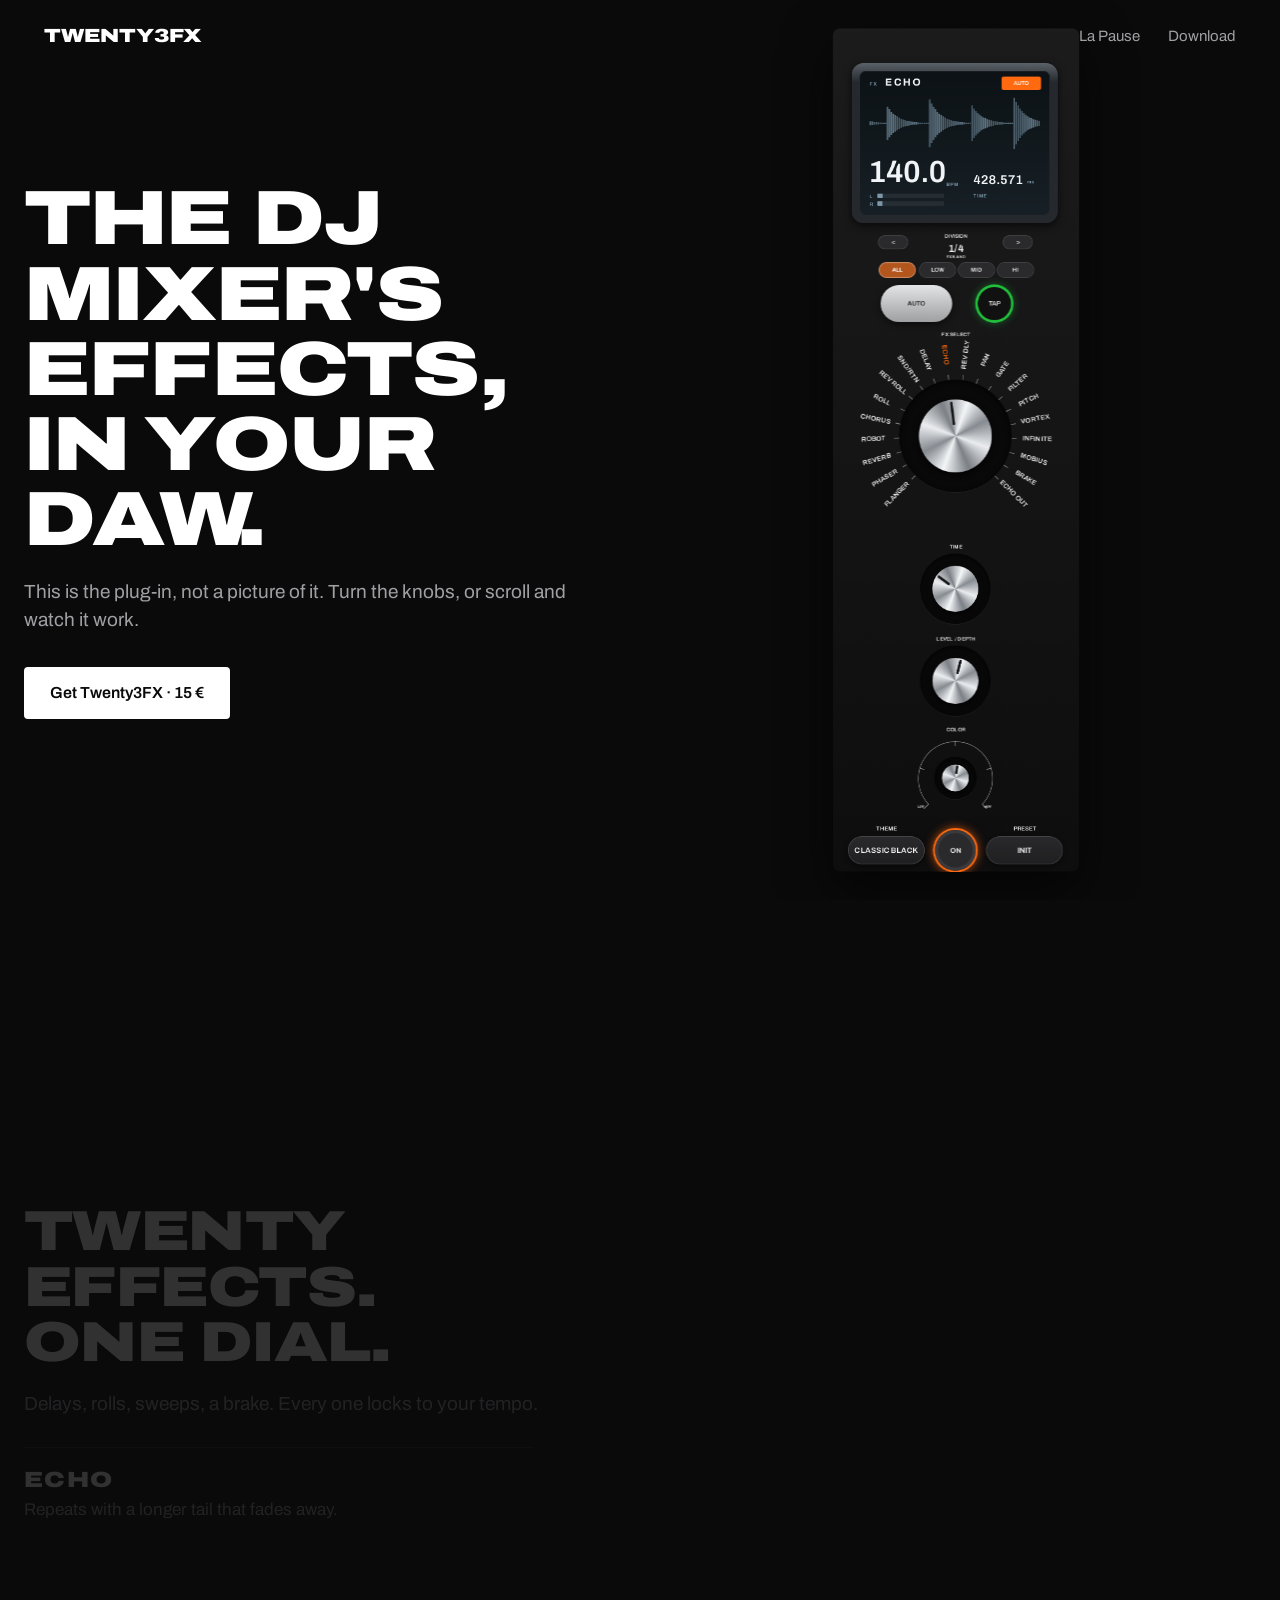
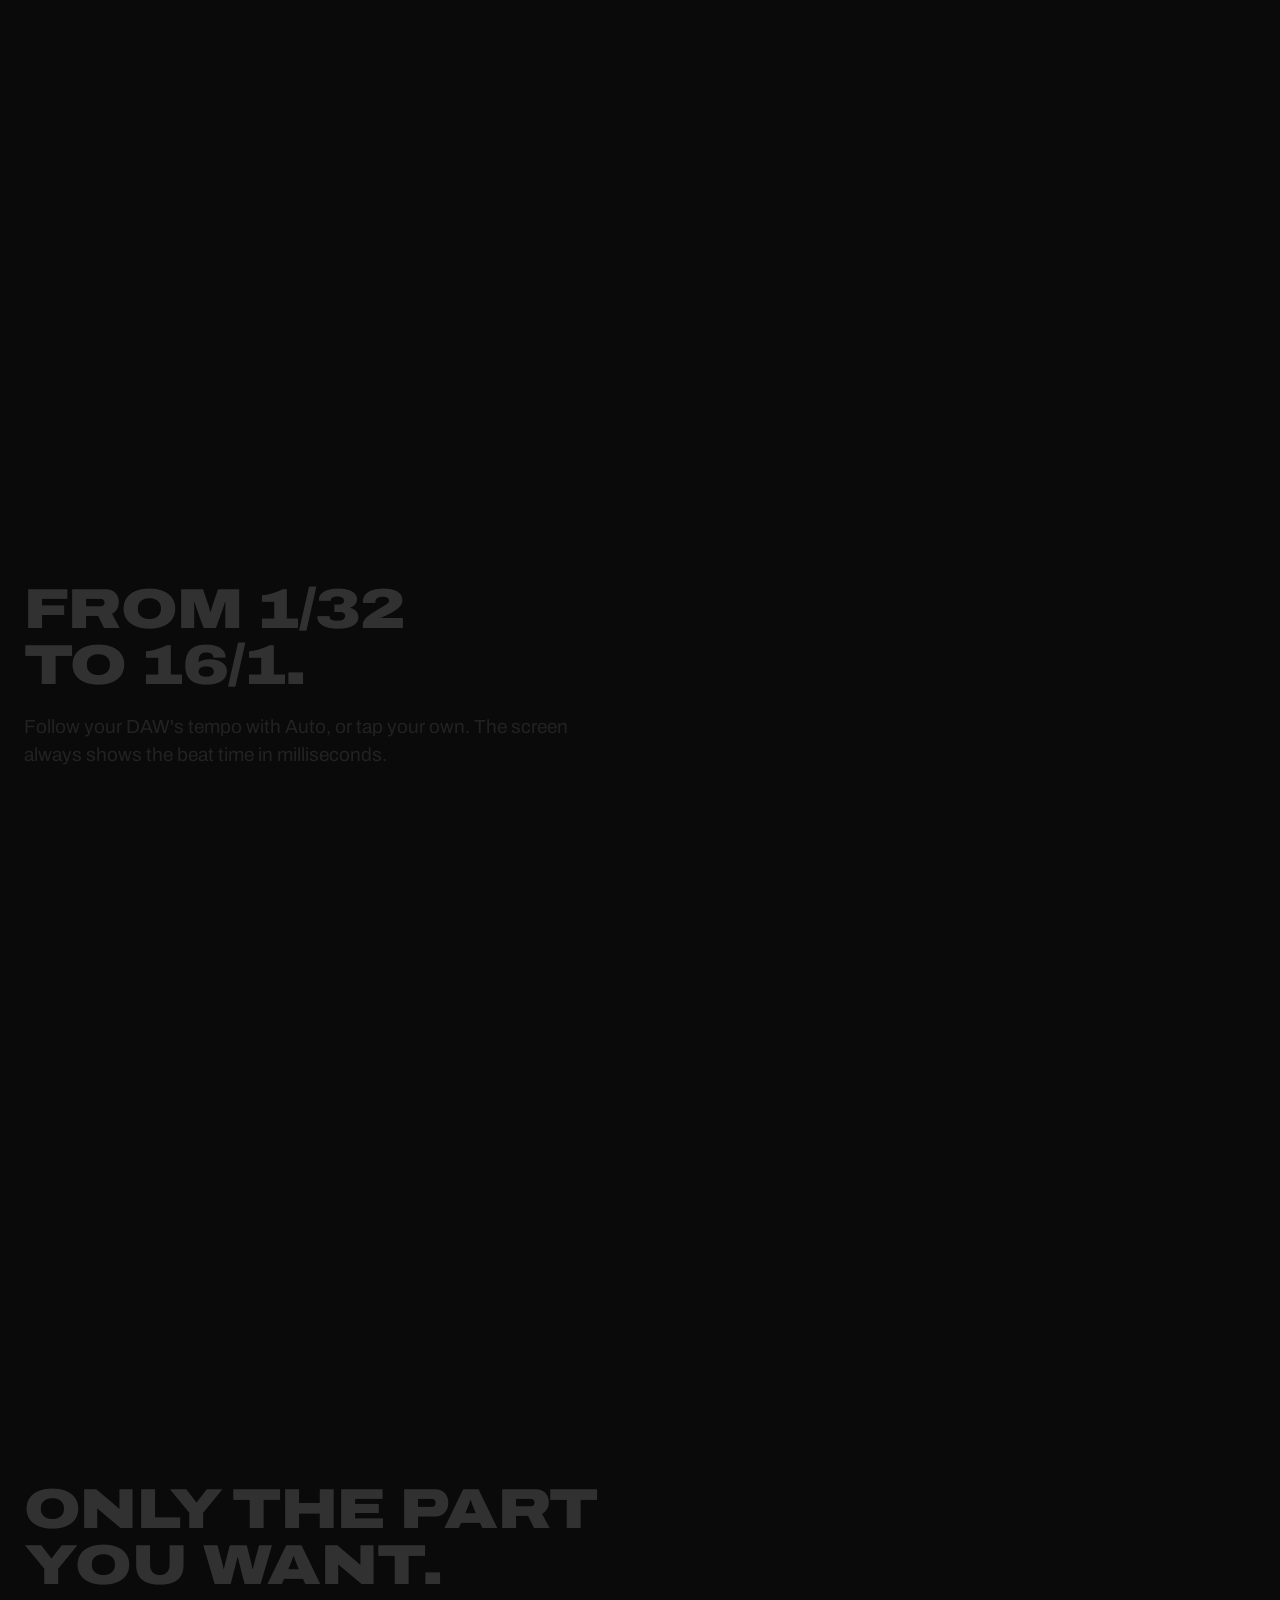
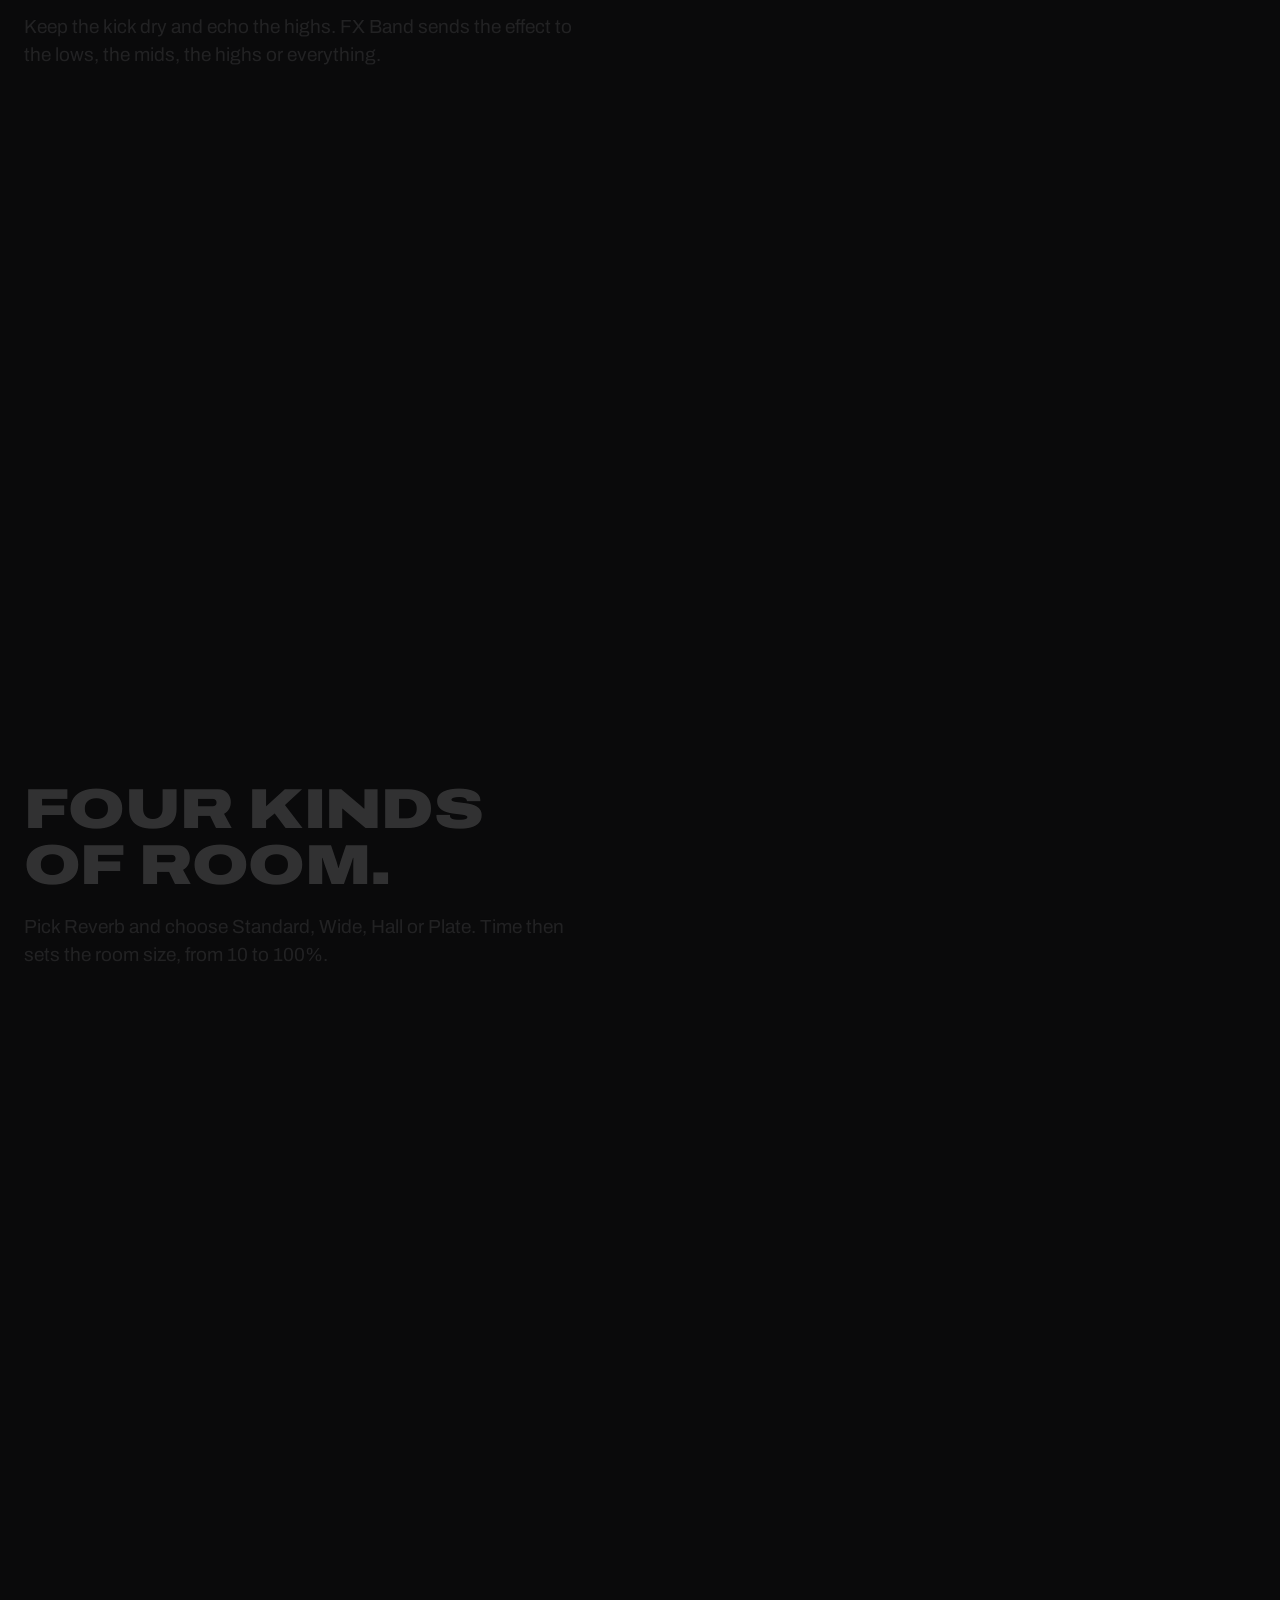
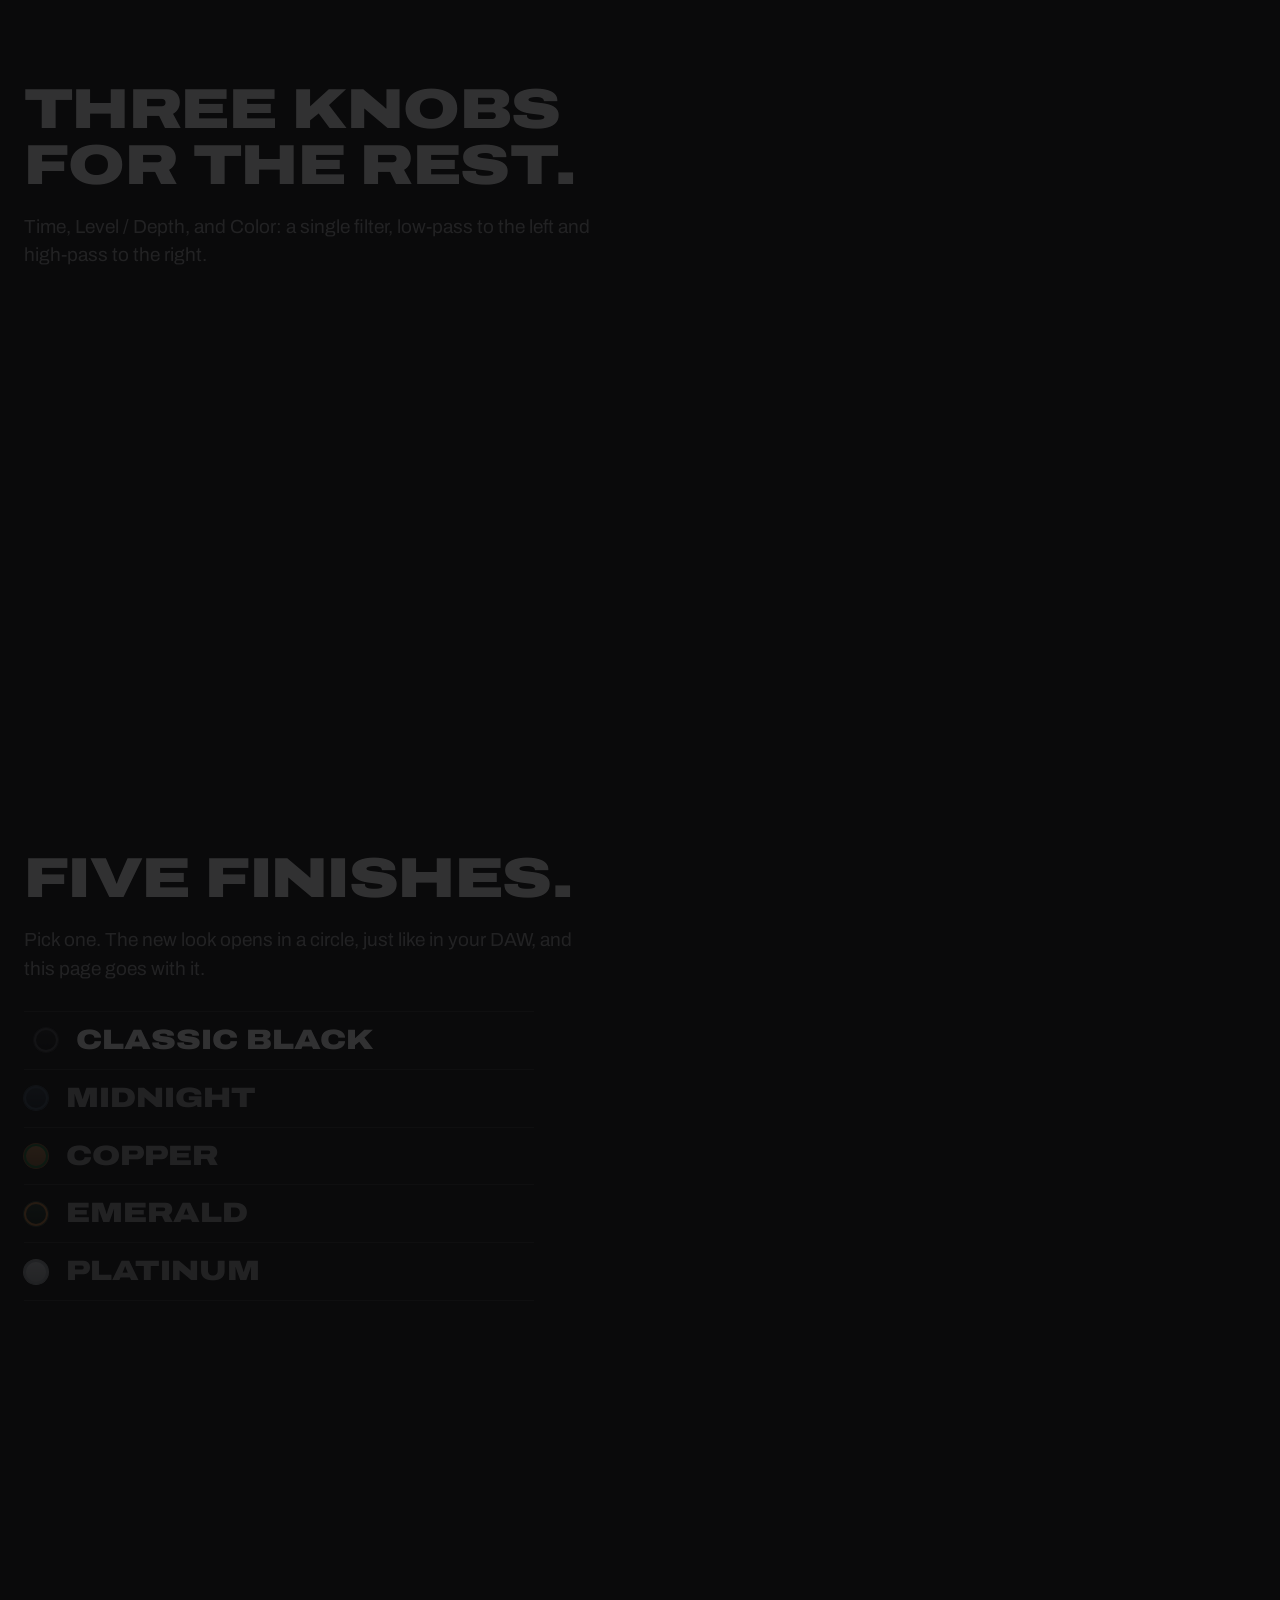
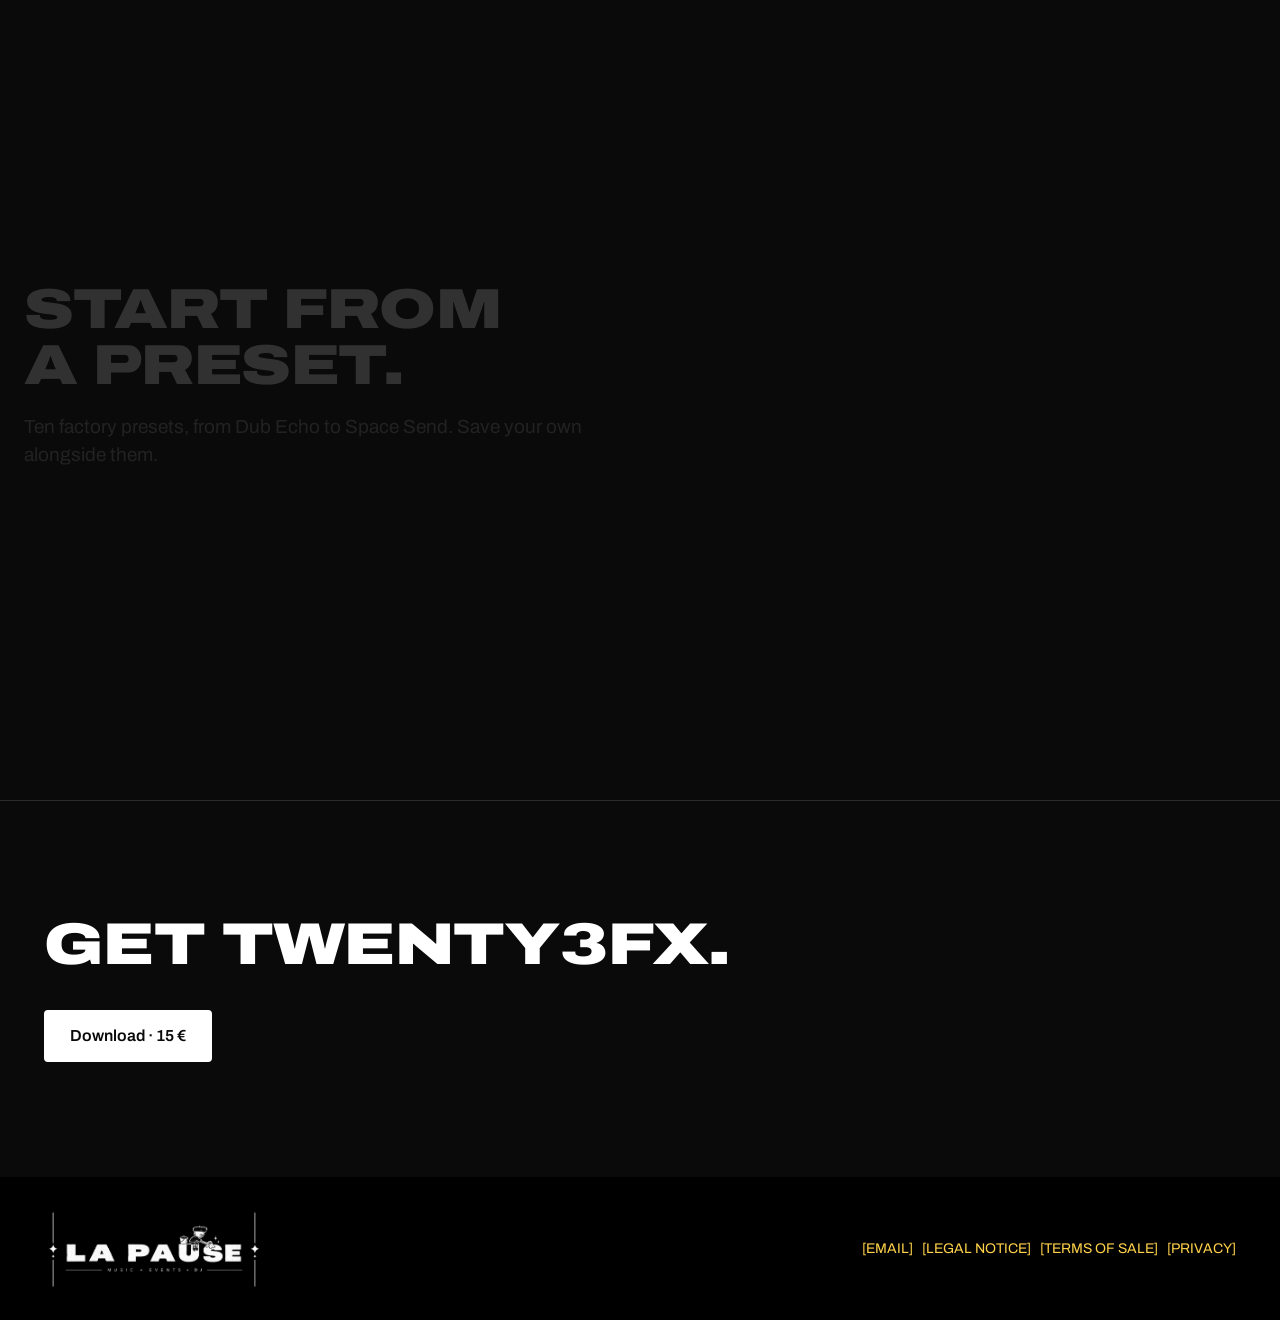
<file: index.html>
<!doctype html>
<html lang="en" data-theme="classic">
<head>
<meta charset="utf-8">
<script>try { document.documentElement.dataset.theme = localStorage.getItem('t3-theme') || 'classic'; } catch (e) {}</script>
<meta name="viewport" content="width=device-width, initial-scale=1, viewport-fit=cover">
<title>Twenty3FX</title>
<meta name="description" content="20 tempo-synced DJ effects in one plug-in. VST3 and Audio Unit for Windows and macOS.">
<link rel="preconnect" href="https://fonts.googleapis.com">
<link rel="stylesheet" href="https://fonts.googleapis.com/css2?family=Archivo:wdth,wght@100,400;100,500;100,600;100,700;125,900&display=swap">
<link rel="stylesheet" href="styles.css">
<link rel="stylesheet" href="plugin.css">
<style>
/* The scroll story: text on one side, the plug-in pinned on the other. */
.story { display: grid; grid-template-columns: minmax(0, 1fr) minmax(0, 1fr); gap: 32px; max-width: 1320px; margin-inline: auto; padding-inline: 24px; }
.stage { position: sticky; top: 0; height: 100vh; height: 100svh; overflow: hidden; grid-column: 2; grid-row: 1; }
.chapters { grid-column: 1; grid-row: 1; }
.chapter { min-height: 100vh; display: flex; flex-direction: column; justify-content: center; padding-block: 48px; }
.chapter h1, .chapter h2 { font-size: clamp(30px, 4.4vw, 60px); }
.chapter h1 { font-size: clamp(40px, 6vw, 84px); }
.chapter p { margin-top: 20px; max-width: 30em; color: var(--soft); font-size: 19px; transition: color .45s; }
.chapter .buy { display: flex; flex-wrap: wrap; gap: 12px 20px; margin-top: 32px; }
.chapter > * { opacity: .16; transform: translateY(26px); transition: opacity .6s, transform .9s var(--ease); }
.chapter.now > * { opacity: 1; transform: none; }
.live { margin-top: 28px; padding-top: 16px; border-top: 1px solid var(--rule); max-width: 30em; }
.live b { display: block; font-weight: 900; font-stretch: 125%; font-size: 22px; letter-spacing: .06em; }
.live span { color: var(--soft); display: block; min-height: 3em; }
.names { display: grid; margin-top: 28px; max-width: 30em; }
.names button { display: flex; align-items: center; gap: 18px; background: none; border: 0; border-top: 1px solid var(--rule); padding: 13px 0; text-align: left; cursor: pointer; color: var(--soft); font-weight: 900; font-stretch: 125%; text-transform: uppercase; font-size: clamp(18px, 2.2vw, 28px); line-height: 1.1; transition: color .3s, padding-left .4s var(--ease), border-color .45s; }
.names button:last-child { border-bottom: 1px solid var(--rule); }
.names button:hover, .names button[aria-pressed="true"] { color: var(--copy); padding-left: 10px; }
.swatch { flex: none; width: 24px; height: 24px; border-radius: 50%; background: linear-gradient(var(--top), var(--bot)); box-shadow: inset 0 0 0 2px var(--pillb), 0 0 0 1px var(--rule); }
@media (max-width: 860px) {
  .story { grid-template-columns: minmax(0, 1fr); gap: 0; }
  .stage { grid-column: 1; grid-row: 1; height: 52vh; height: 52svh; z-index: 2; background: var(--page); transition: background .45s; }
  .chapters { grid-column: 1; grid-row: 2; }
  .chapter { min-height: 62vh; padding-block: 32px; justify-content: flex-start; }
  .chapter p { font-size: 17px; margin-top: 12px; }
}



@media (prefers-reduced-motion: reduce) { .camera { transition: none; } .chapter > * { opacity: 1; transform: none; } }
</style>
</head>
<body>
<header class="top over"><div class="wrap">
  <a class="brand" href="index.html" aria-current="page">Twenty3FX</a>
  <nav aria-label="Main">
    <a href="la-pause.html">La Pause</a>
    <a href="download.html">Download</a>
  </nav>
</div></header>

<main id="top">
  <div class="story">
    <div class="stage" id="stage" aria-label="Interactive Twenty3FX plug-in">
      <div class="camera" id="camera">
      </div>
    </div>

    <div class="chapters">
      <article class="chapter" data-focus="0,1320">
        <h1>The DJ mixer's effects, in your DAW.</h1>
        <p>This is the plug-in, not a picture of it. Turn the knobs, or scroll and watch it work.</p>
        <div class="buy"><a class="btn" href="download.html">Get Twenty3FX &middot; 15&nbsp;&euro;</a></div>
      </article>
      <article class="chapter" data-focus="40,780" data-run="effects">
        <h2>Twenty effects. One dial.</h2>
        <p>Delays, rolls, sweeps, a brake. Every one locks to your tempo.</p>
        <div class="live"><b data-live-name>ECHO</b><span data-live-desc></span></div>
      </article>
      <article class="chapter" data-focus="40,400" data-run="division">
        <h2>From 1/32 to 16/1.</h2>
        <p>Follow your DAW's tempo with Auto, or tap your own. The screen always shows the beat time in milliseconds.</p>
      </article>
      <article class="chapter" data-focus="310,470" data-run="band">
        <h2>Only the part you want.</h2>
        <p>Keep the kick dry and echo the highs. FX Band sends the effect to the lows, the mids, the highs or everything.</p>
      </article>
      <article class="chapter" data-focus="40,900" data-run="reverb">
        <h2>Four kinds of room.</h2>
        <p>Pick Reverb and choose Standard, Wide, Hall or Plate. Time then sets the room size, from 10 to 100%.</p>
      </article>
      <article class="chapter" data-focus="790,1320" data-run="knobs">
        <h2>Three knobs for the rest.</h2>
        <p>Time, Level / Depth, and Color: a single filter, low-pass to the left and high-pass to the right.</p>
      </article>
      <article class="chapter" data-focus="0,1320" data-run="themes">
        <h2>Five finishes.</h2>
        <p>Pick one. The new look opens in a circle, just like in your DAW, and this page goes with it.</p>
        <div class="names" id="names">
          <button type="button"><i class="swatch" data-theme="classic"></i>Classic Black</button>
          <button type="button"><i class="swatch" data-theme="midnight"></i>Midnight</button>
          <button type="button"><i class="swatch" data-theme="copper"></i>Copper</button>
          <button type="button"><i class="swatch" data-theme="emerald"></i>Emerald</button>
          <button type="button"><i class="swatch" data-theme="platinum"></i>Platinum</button>
        </div>
      </article>
      <article class="chapter" data-focus="300,1320" data-run="presets">
        <h2>Start from a preset.</h2>
        <p>Ten factory presets, from Dub Echo to Space Send. Save your own alongside them.</p>
      </article>
    </div>
  </div>


  <section id="get"><div class="wrap">
    <h2 class="reveal">Get Twenty3FX.</h2>
    <div class="closing reveal"><a class="btn" href="download.html">Download &middot; 15&nbsp;&euro;</a></div>
  </div></section>
</main>

<footer><div class="wrap">
  <img src="images/la-pause.webp" alt="La pause: music, events, DJ" width="1945" height="808">
  <span class="todo">[EMAIL] &nbsp; [LEGAL NOTICE] &nbsp; [TERMS OF SALE] &nbsp; [PRIVACY]</span>
</div></footer>

<script src="plugin.js"></script>
<script>
(() => {
  const stage = document.getElementById('stage');
  const t3 = Twenty3FX(document.getElementById('camera'));
  const { plug, state, paint, setTheme, applyPreset, setNeedle, calm, fx, fxIndex, styles, themes, presets } = t3;
  t3.onTouch = () => hands();

  // Theme picker: the visitor chooses, and the choice follows them to the download page.
  const themeButtons = [...document.querySelectorAll('#names button')];
  const markTheme = (i) => themeButtons.forEach((b, n) => b.setAttribute('aria-pressed', n === i));
  t3.onTheme = markTheme;
  markTheme(state.theme);
  themeButtons.forEach((b, i) => b.addEventListener('click', () => { if (i !== state.theme) setTheme(i, true); }));

  // Camera: scale and centre the plug-in on the part the chapter is about.
  let focus = [0, 1320];
  const aim = () => t3.aim(stage, focus[0], focus[1]);
  addEventListener('resize', aim);

  // Each chapter plays its part on a loop, until a hand touches the plug-in.
  let timer = 0;
  function hands() { clearInterval(timer); timer = 0; }
  const every = (ms, fn) => { hands(); if (calm) return; timer = setInterval(fn, ms); };
  const runs = {
    effects() { state.menu = null; state.on = true; every(900, () => { let n; do { n = (state.fx + 1) % fx.length; state.fx = n; } while (fx[n][0] === 'REVERB'); paint(); }); },
    division() { state.menu = null; if (fx[state.fx][0] === 'REVERB') state.fx = fxIndex('ECHO'); let dir = 1; every(800, () => { if (state.div >= 8) dir = -1; if (state.div <= 0) dir = 1; state.div += dir; paint(); }); },
    band() { state.menu = null; const order = [3, 0, 1, 2]; let i = 0; every(1000, () => { i = (i + 1) % 4; state.band = order[i]; paint(); }); },
    reverb() { state.fx = fxIndex('REVERB'); state.menu = 'style'; every(1100, () => { state.style = (state.style + 1) % styles.length; paint(); }); },
    knobs() { state.menu = null; let p = 0; every(70, () => { p += .06; state.level = .5 + .45 * Math.sin(p); state.color = .8 * Math.sin(p * .7); state.size = 50; paint(); setNeedle('time', 80 * Math.sin(p * .5)); }); },
    themes() { state.menu = null; },
    presets() { state.menu = 'preset'; let i = -1; every(1000, () => { i = (i + 1) % presets.length; applyPreset(i); state.menu = 'preset'; paint(); }); },
  };

  const chapters = [...document.querySelectorAll('.chapter')];
  function enter(ch) {
    chapters.forEach((c) => c.classList.toggle('now', c === ch));
    focus = ch.dataset.focus.split(',').map(Number);
    aim();
    hands();
    if (runs[ch.dataset.run]) runs[ch.dataset.run](); else state.menu = null;
    paint();
  }
  const io = new IntersectionObserver((entries) => {
    entries.forEach((e) => { if (e.isIntersecting) enter(e.target); });
  }, { rootMargin: matchMedia('(max-width: 860px)').matches ? '-70% 0px -25% 0px' : '-48% 0px -48% 0px' });
  chapters.forEach((c) => io.observe(c));

  // Stop everything once the story has scrolled away.
  new IntersectionObserver(([e]) => {
    t3.setVisible(e.isIntersecting);
    if (!e.isIntersecting) hands();
  }).observe(document.querySelector('.story'));

  chapters[0].classList.add('now');
  aim();

  // The opening animation: the selector goes round the effects and lands on Echo.
  if (!calm) {
    const end = state.fx; let i = 0;
    const sweep = setInterval(() => {
      state.fx = i < fx.length ? i : Math.max(end, 2 * fx.length - 2 - i);
      const landed = i >= fx.length && state.fx === end;
      paint();
      i++;
      if (landed) clearInterval(sweep);
    }, 50);
    plug.addEventListener('pointerdown', () => clearInterval(sweep), { once: true });

    document.documentElement.classList.add('reveal-ready');
    const reveal = new IntersectionObserver((entries) => {
      entries.forEach((e) => { if (e.isIntersecting) { e.target.classList.add('in'); reveal.unobserve(e.target); } });
    }, { threshold: .08 });
    document.querySelectorAll('.reveal').forEach((el) => reveal.observe(el));

  }
})();
</script>
</body>
</html>
</file>
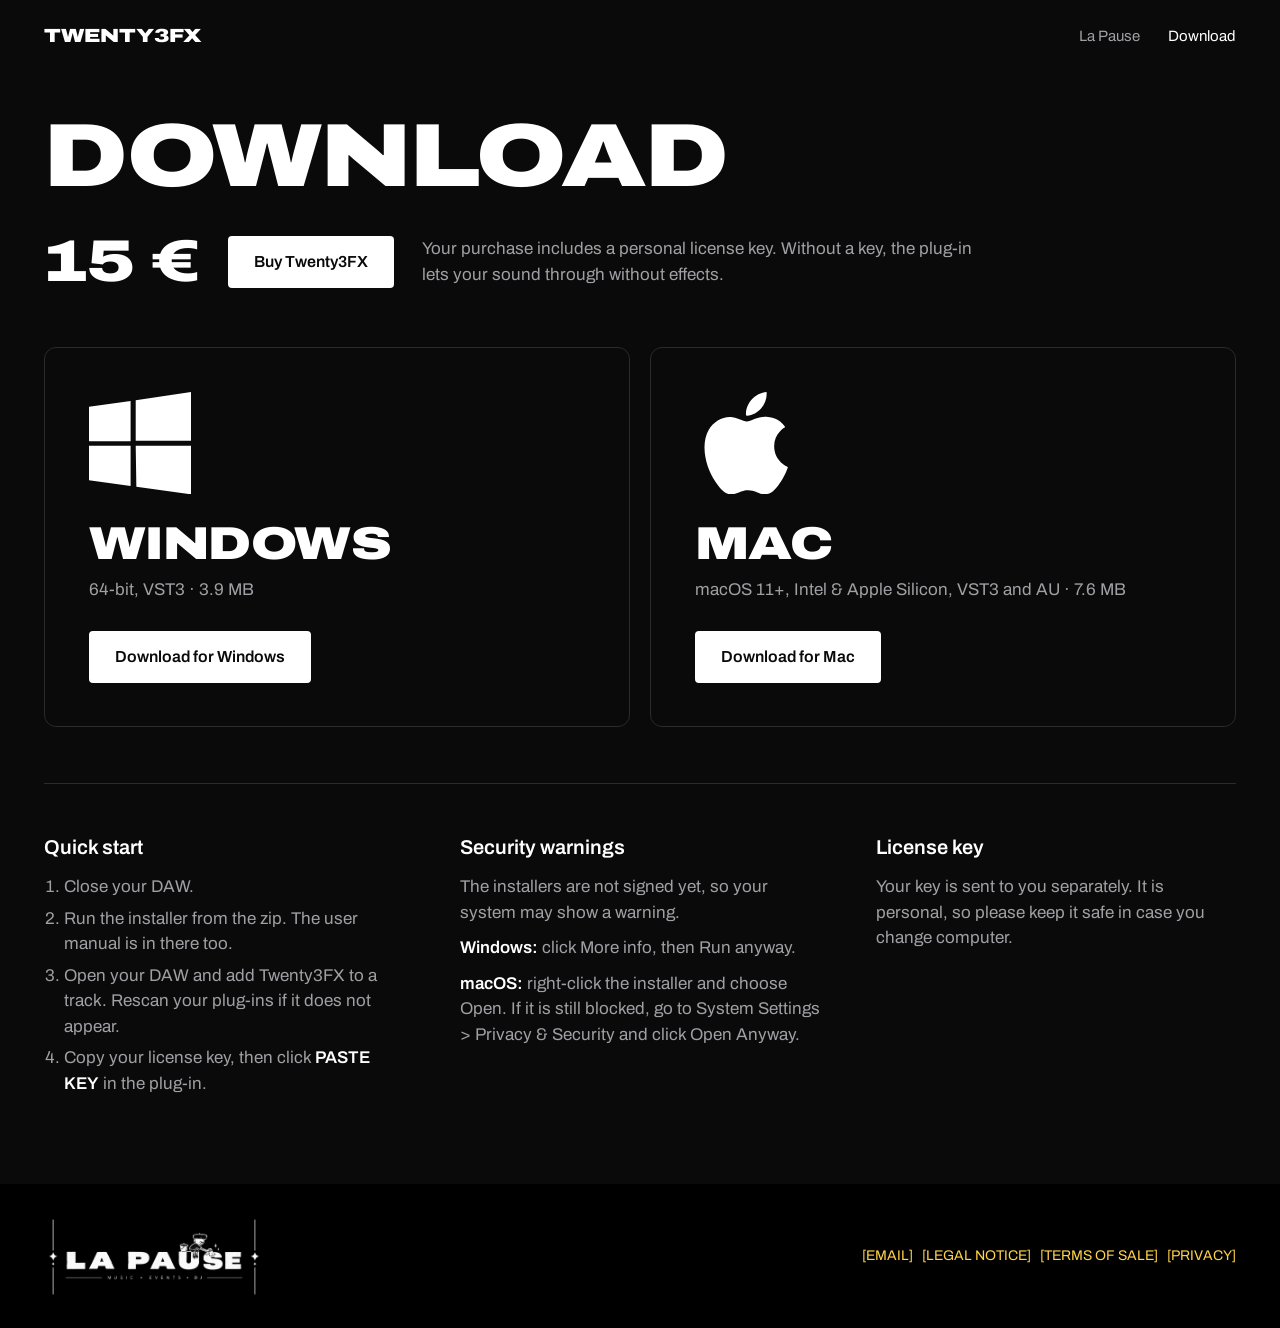
<file: download.html>
<!doctype html>
<html lang="en" data-theme="classic">
<head>
<meta charset="utf-8">
<script>try { document.documentElement.dataset.theme = localStorage.getItem('t3-theme') || 'classic'; } catch (e) {}</script>
<meta name="viewport" content="width=device-width, initial-scale=1, viewport-fit=cover">
<title>Download Twenty3FX</title>
<meta name="description" content="Download Twenty3FX for Windows or macOS. 15 euros.">
<link rel="preconnect" href="https://fonts.googleapis.com">
<link rel="stylesheet" href="https://fonts.googleapis.com/css2?family=Archivo:wdth,wght@100,400;100,500;100,600;100,700;125,900&display=swap">
<link rel="stylesheet" href="styles.css">
<style>
main { padding-block: 40px 88px; }
h1 { font-size: clamp(44px, 7vw, 96px); }
.price { display: flex; flex-wrap: wrap; align-items: center; gap: 16px 28px; margin-top: 32px; }
.price b { font-weight: 900; font-stretch: 125%; font-size: clamp(36px, 4.6vw, 60px); line-height: 1; }
.price p { color: var(--soft); width: 100%; max-width: 34em; }
.systems { display: grid; grid-template-columns: repeat(auto-fit, minmax(min(100%, 340px), 1fr)); gap: 20px; margin-block: 56px; }
.system { display: flex; flex-direction: column; align-items: flex-start; border: 1px solid var(--rule); border-radius: 12px; padding: clamp(24px, 3.4vw, 44px); transition: transform .5s var(--ease), border-color .25s; }
.system:hover { transform: translateY(-6px); border-color: var(--copy); }
.system > svg { width: clamp(72px, 8vw, 104px); height: clamp(72px, 8vw, 104px); fill: var(--copy); margin-bottom: 28px; }
.system h2 { font-size: clamp(30px, 3.6vw, 48px); }
.system p { margin-block: 10px 28px; color: var(--soft); }
.system .btn { margin-top: auto; }
h1, .price, .system, .after { animation: fadeUp .9s var(--ease) both; }
.price { animation-delay: .08s; }
.system:nth-child(1) { animation-delay: .16s; }
.system:nth-child(2) { animation-delay: .24s; }
.after { animation-delay: .32s; }
@keyframes fadeUp { from { opacity: 0; transform: translateY(26px); } }
</style>
</head>
<body>
<header class="top"><div class="wrap">
  <a class="brand" href="index.html">Twenty3FX</a>
  <nav aria-label="Main">
    <a href="la-pause.html">La Pause</a>
    <a href="download.html" aria-current="page">Download</a>
  </nav>
</div></header>

<main><div class="wrap">
  <h1>Download</h1>
  <div class="price" id="buy">
    <b>15&nbsp;&euro;</b>
    <a class="btn" href="#buy">Buy Twenty3FX</a>
    <p>Your purchase includes a personal license key. Without a key, the plug-in lets your sound through without effects.</p>
  </div>

  <div class="systems">
    <article class="system">
      <svg viewBox="0 0 24 24" aria-hidden="true"><path d="M0 3.449L9.75 2.1v9.451H0m10.949-9.602L24 0v11.4H10.949M0 12.6h9.75v9.451L0 20.699M10.949 12.6H24V24l-12.9-1.801"/></svg>
      <h2>Windows</h2>
      <p>64-bit, VST3 &middot; 3.9 MB</p>
      <a class="btn" href="https://github.com/brnuooo/twenty3fx-site/releases/download/test-telechargement/Twenty3FX-Windows.zip">Download for Windows</a>
    </article>
    <article class="system">
      <svg viewBox="0 0 24 24" aria-hidden="true"><path d="M12.152 6.896c-.948 0-2.415-1.078-3.96-1.04-2.04.027-3.91 1.183-4.961 3.014-2.117 3.675-.546 9.103 1.519 12.09 1.013 1.454 2.208 3.09 3.792 3.039 1.52-.065 2.09-.987 3.935-.987 1.831 0 2.35.987 3.96.948 1.637-.026 2.676-1.48 3.676-2.948 1.156-1.688 1.636-3.325 1.662-3.415-.039-.013-3.182-1.221-3.22-4.857-.026-3.04 2.48-4.494 2.597-4.559-1.429-2.09-3.623-2.324-4.39-2.376-2-.156-3.675 1.09-4.61 1.09zM15.53 3.83c.843-1.012 1.4-2.427 1.245-3.83-1.207.052-2.662.805-3.532 1.818-.78.896-1.454 2.338-1.273 3.714 1.338.104 2.715-.688 3.559-1.701"/></svg>
      <h2>Mac</h2>
      <p>macOS 11+, Intel &amp; Apple Silicon, VST3 and AU &middot; 7.6 MB</p>
      <a class="btn" href="downloads/Twenty3FX-Mac.zip" download>Download for Mac</a>
    </article>
  </div>

  <div class="after">
    <div>
      <h3>Quick start</h3>
      <ol>
        <li>Close your DAW.</li>
        <li>Run the installer from the zip. The user manual is in there too.</li>
        <li>Open your DAW and add Twenty3FX to a track. Rescan your plug-ins if it does not appear.</li>
        <li>Copy your license key, then click <strong>PASTE KEY</strong> in the plug-in.</li>
      </ol>
    </div>
    <div>
      <h3>Security warnings</h3>
      <p>The installers are not signed yet, so your system may show a warning.</p>
      <p><strong>Windows:</strong> click More info, then Run anyway.</p>
      <p><strong>macOS:</strong> right-click the installer and choose Open. If it is still blocked, go to System Settings &gt; Privacy &amp; Security and click Open Anyway.</p>
    </div>
    <div>
      <h3>License key</h3>
      <p>Your key is sent to you separately. It is personal, so please keep it safe in case you change computer.</p>
    </div>
  </div>
</div></main>

<footer><div class="wrap">
  <img src="images/la-pause.webp" alt="La pause: music, events, DJ" width="1945" height="808">
  <span class="todo">[EMAIL] &nbsp; [LEGAL NOTICE] &nbsp; [TERMS OF SALE] &nbsp; [PRIVACY]</span>
</div></footer>
</body>
</html>
</file>
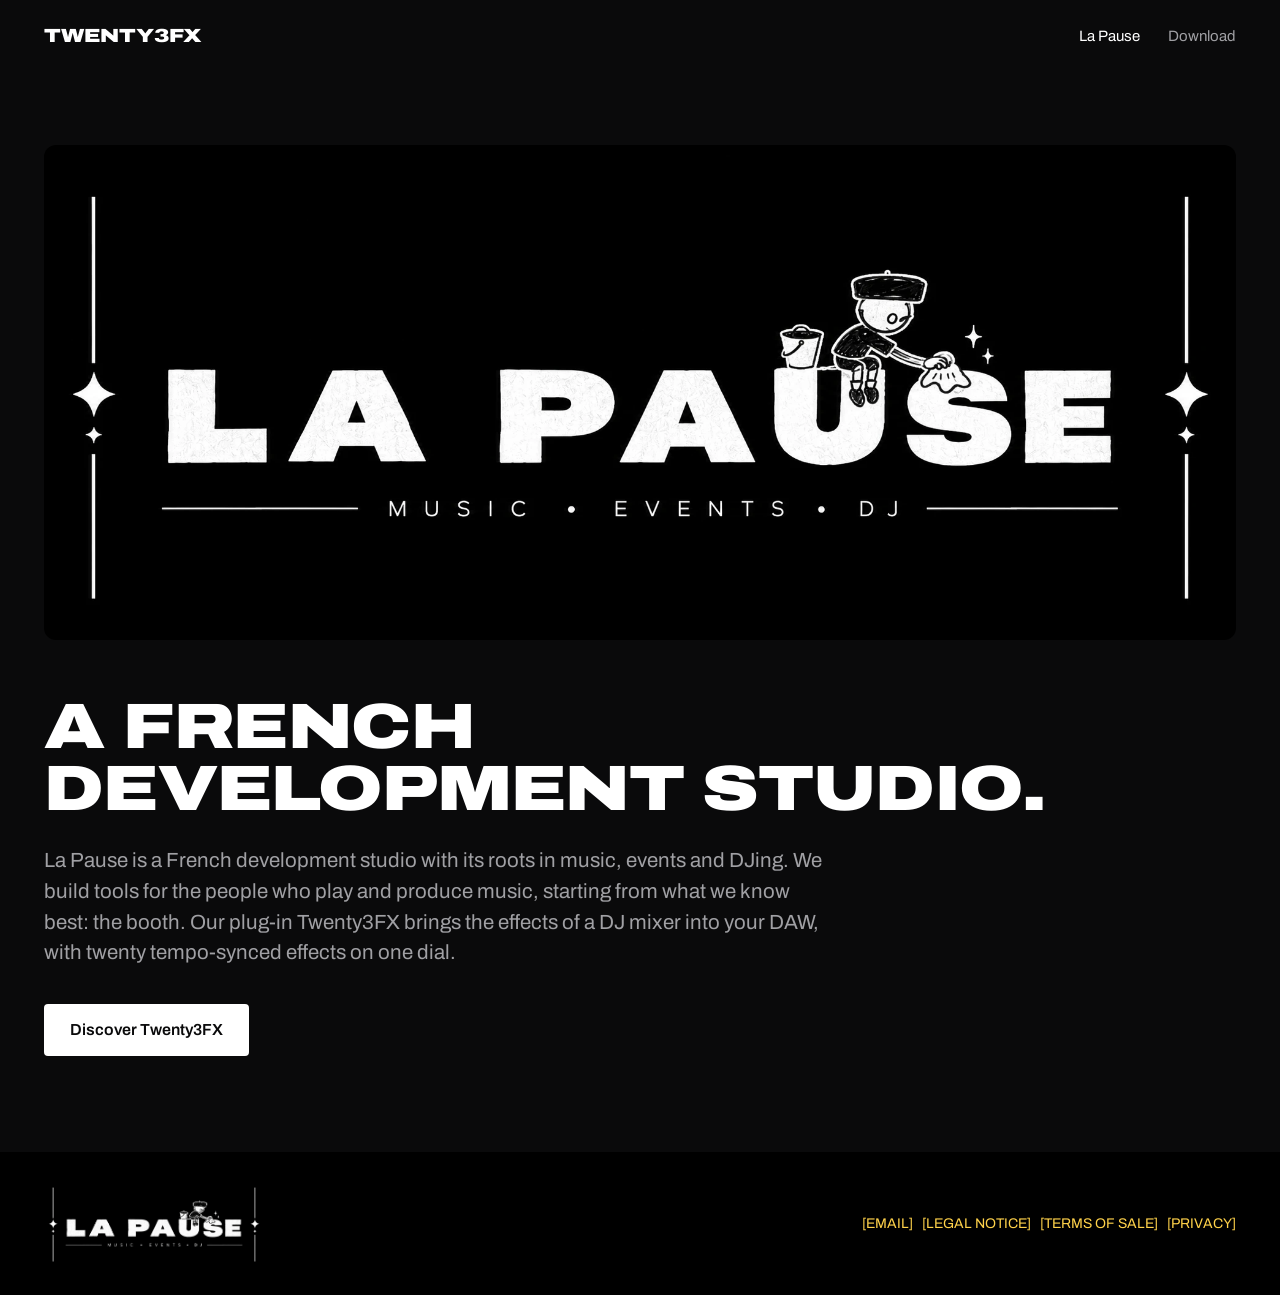
<file: la-pause.html>
<!doctype html>
<html lang="en" data-theme="classic">
<head>
<meta charset="utf-8">
<script>try { document.documentElement.dataset.theme = localStorage.getItem('t3-theme') || 'classic'; } catch (e) {}</script>
<meta name="viewport" content="width=device-width, initial-scale=1, viewport-fit=cover">
<title>La Pause</title>
<meta name="description" content="La Pause is a French development studio with roots in music, events and DJing, maker of the Twenty3FX plug-in.">
<link rel="preconnect" href="https://fonts.googleapis.com">
<link rel="stylesheet" href="https://fonts.googleapis.com/css2?family=Archivo:wdth,wght@100,400;100,500;100,600;100,700;125,900&display=swap">
<link rel="stylesheet" href="styles.css">
<style>
main { padding-block: clamp(32px, 6vw, 72px) 96px; }
.logo { background: #000; border-radius: 12px; overflow: hidden; }
.logo img { width: 100%; }
h1 { font-size: clamp(30px, 5vw, 64px); margin-top: clamp(32px, 5vw, 56px); max-width: 18em; }
.about { margin-top: 24px; max-width: 38em; color: var(--soft); font-size: clamp(17px, 1.6vw, 21px); }
main .btn { margin-top: 36px; }
.logo, h1, .about, main .btn { animation: fadeUp .9s var(--ease) both; }
h1 { animation-delay: .1s; }
.about { animation-delay: .16s; }
main .btn { animation-delay: .22s; }
@keyframes fadeUp { from { opacity: 0; transform: translateY(26px); } }
</style>
</head>
<body>
<header class="top"><div class="wrap">
  <a class="brand" href="index.html">Twenty3FX</a>
  <nav aria-label="Main">
    <a href="la-pause.html" aria-current="page">La Pause</a>
    <a href="download.html">Download</a>
  </nav>
</div></header>

<main><div class="wrap">
  <div class="logo"><img src="images/la-pause.webp" alt="La Pause logo" width="1945" height="808"></div>
  <h1>A French development studio.</h1>
  <p class="about">La Pause is a French development studio with its roots in music, events and DJing. We build tools for the people who play and produce music, starting from what we know best: the booth. Our plug-in Twenty3FX brings the effects of a DJ mixer into your DAW, with twenty tempo-synced effects on one dial.</p>
  <a class="btn" href="index.html">Discover Twenty3FX</a>
</div></main>

<footer><div class="wrap">
  <img src="images/la-pause.webp" alt="La Pause" width="1945" height="808">
  <span class="todo">[EMAIL] &nbsp; [LEGAL NOTICE] &nbsp; [TERMS OF SALE] &nbsp; [PRIVACY]</span>
</div></footer>
</body>
</html>
</file>
<file: styles.css>
/* Black and white like the La pause logo. Orange only appears on the plug-in's own screen. */
:root {
  color-scheme: dark;
  --ink: #000; --panel: #161617; --line: #2b2b2e; --text: #fff; --muted: #a0a0a4;
  --accent: #fff; --lit: #ff6a10; --lcd: #0c1215; --lcd-label: #7d97aa; --todo: #ffd24a;
  --font: 'Archivo', 'Helvetica Neue', Arial, sans-serif;
  --ease: cubic-bezier(.16, 1, .3, 1);
}
* { box-sizing: border-box; }
html { scroll-behavior: smooth; overflow-x: clip; }
body { margin: 0; background: var(--ink); color: var(--text); font: 400 17px/1.5 var(--font); -webkit-font-smoothing: antialiased; overflow-x: clip; }
h1, h2, h3, p { margin: 0; }
h1, h2 { font-weight: 900; font-stretch: 125%; text-transform: uppercase; letter-spacing: -.01em; line-height: .98; text-wrap: balance; }
h2 { font-size: clamp(30px, 4.6vw, 60px); }
a { color: inherit; text-decoration: none; }
img { display: block; max-width: 100%; height: auto; }
button { font: inherit; color: inherit; }
:focus-visible { outline: 2px solid var(--accent); outline-offset: 3px; }
.wrap { max-width: 1240px; margin-inline: auto; padding-inline: max(24px, env(safe-area-inset-left, 0px)) max(24px, env(safe-area-inset-right, 0px)); }
.muted { color: var(--muted); }
.todo { color: var(--todo); }

.top .wrap { display: flex; align-items: center; justify-content: space-between; gap: 24px; padding-block: 22px; }
.brand { font-weight: 900; font-stretch: 125%; font-size: 19px; text-transform: uppercase; }
.top nav { display: flex; gap: 28px; font-size: 15px; color: var(--muted); }
.top nav a { transition: color .2s; }
.top nav a:hover { color: var(--text); }
@media (max-width: 560px) { .top nav a.opt { display: none; } }

.btn { display: inline-flex; align-items: center; gap: 10px; background: var(--text); color: #000; font-weight: 600; font-size: 16px; padding: 14px 26px; border-radius: 4px; transition: transform .25s var(--ease), background .15s; }
.btn:hover { background: #d8d8d8; transform: translateY(-2px); }
.btn svg { width: 18px; height: 18px; fill: currentColor; flex: none; }

footer { border-top: 1px solid var(--line); padding-block: 26px; font-size: 14px; color: var(--muted); }
footer .wrap { display: flex; flex-wrap: wrap; align-items: center; justify-content: space-between; gap: 10px 32px; }
footer img { width: 220px; }

@media (prefers-reduced-motion: reduce) {
  html { scroll-behavior: auto; }
  *, *::before, *::after { animation: none !important; transition: none !important; }
}

/* Theme colours: same values as Source/Theme.h. --page and --copy are the site around the plug-in. */
[data-theme="classic"]  { --page:#0a0a0b; --copy:#fff;    --soft:#a0a0a4; --rule:#2b2b2e; --top:#1c1c1d; --bot:#0e0e0f; --txt:#eaeaea; --dim:#9a9a9a; --lcd1:#0c1215; --lcd2:#172026; --lcdt:#f2f5f7; --lcdl:#7d97aa; --fr:#25292d; --fre:#5a6168; --acc:#ff6a10; --pill:#2a2a2c; --pillon:#b3561d; --pillt:#eee;    --pillb:#48484c; --big:#e4e5e7; --bigt:#2a2a2a; --ml:#f4f6f8; --md:#878c92; --well:#09090a; --tap:#22c03c; --pow:#3a3a3d; }
[data-theme="midnight"] { --page:#171f2a; --copy:#fff;    --soft:#a9b8c8; --rule:#34414f; --top:#2d3847; --bot:#171f2a; --txt:#e0e7ef; --dim:#9fb0c0; --lcd1:#0d1722; --lcd2:#172433; --lcdt:#eef4fa; --lcdl:#6fb3f0; --fr:#28333f; --fre:#56677a; --acc:#ff6a10; --pill:#1c2530; --pillon:#b3561d; --pillt:#e8eef4; --pillb:#3b4a5c; --big:#e2e6ea; --bigt:#2a3038; --ml:#f4f6f8; --md:#878c92; --well:#121a24; --tap:#22c03c; --pow:#3b4a5c; }
[data-theme="copper"]   { --page:#bb8452; --copy:#1f1208; --soft:#3a2413; --rule:#8a5a32; --top:#bb8452; --bot:#8a5a32; --txt:#2b1a0d; --dim:#4a3220; --lcd1:#e6d6b4; --lcd2:#f3e9d2; --lcdt:#2b1a0e; --lcdl:#5a4430; --fr:#b97c47; --fre:#e6b884; --acc:#e0361c; --pill:#2f8a4c; --pillon:#4fc271; --pillt:#fff;    --pillb:#1d6a36; --big:#2f9a52; --bigt:#fff;    --ml:#f3c194; --md:#8a4a22; --well:#6b4225; --tap:#1f8f8f; --pow:#c58c56; }
[data-theme="emerald"]  { --page:#132119; --copy:#fff;    --soft:#a9bfb0; --rule:#2c4436; --top:#253a2e; --bot:#132119; --txt:#e6efe8; --dim:#a9bfb0; --lcd1:#0d1812; --lcd2:#16261c; --lcdt:#f0f5f1; --lcdl:#8db59a; --fr:#a8662f; --fre:#e3a464; --acc:#e8661c; --pill:#1c3426; --pillon:#d9661c; --pillt:#e6efe8; --pillb:#b8743a; --big:#d9661c; --bigt:#fff;    --ml:#f3c194; --md:#8a4a22; --well:#0e1b13; --tap:#1f8f8f; --pow:#c0743a; }
[data-theme="platinum"] { --page:#d5d8db; --copy:#111214; --soft:#45484c; --rule:#a4a8ac; --top:#d5d8db; --bot:#a4a8ac; --txt:#2a2c2f; --dim:#45484c; --lcd1:#0c0e10; --lcd2:#191c1f; --lcdt:#f2f4f6; --lcdl:#8a9097; --fr:#8e9398; --fre:#dcdfe2; --acc:#ff6a10; --pill:#dadde0; --pillon:#ff7a1a; --pillt:#2a2c2f; --pillb:#9da2a7; --big:#d0d4d8; --bigt:#2a2c2f; --ml:#f4f6f8; --md:#878c92; --well:#6c7075; --tap:#22c03c; --pow:#9da2a7; }

body { background: none; color: var(--copy); transition: color .45s; }
html { background: var(--page); }
@media (max-width: 400px) { .top nav { gap: 14px; font-size: 14px; } .brand { font-size: 16px; } }
.top { position: relative; z-index: 3; }
@media (min-width: 861px) { .top.over { position: absolute; left: 0; right: 0; } }
.top nav { color: var(--soft); }
.top nav a:hover, .top nav a[aria-current] { color: var(--copy); }
.btn { background: var(--copy); color: var(--page); transition: transform .25s var(--ease), background .45s, color .45s; }
.btn:hover { background: var(--copy); opacity: .85; }
section { border-top: 1px solid var(--rule); padding-block: clamp(64px, 9vw, 120px); transition: border-color .45s; }
.closing { display: flex; flex-wrap: wrap; align-items: center; gap: 12px 20px; margin-top: 36px; }
.rows { margin-top: 56px; }
.row { display: flex; flex-wrap: wrap; align-items: center; justify-content: space-between; gap: 20px 40px; border-top: 1px solid var(--rule); padding-block: 30px; }
.row h3 { font-weight: 900; font-stretch: 125%; text-transform: uppercase; font-size: clamp(24px, 3vw, 36px); line-height: 1; }
.row p { margin-top: 6px; color: var(--soft); }
.after { border-top: 1px solid var(--rule); padding-top: 48px; display: grid; grid-template-columns: repeat(auto-fit, minmax(280px, 1fr)); gap: 40px 56px; }
.after h3 { font-size: 20px; font-weight: 600; margin-bottom: 12px; }
.after ol { margin: 0; padding-left: 1.2em; }
.after li + li { margin-top: 6px; }
.after p + p { margin-top: 10px; }
.after p, .after li { color: var(--soft); }
.after strong { color: var(--copy); font-weight: 600; }
footer { background: #000; color: #a0a0a4; border-top: 0; position: relative; }
.reveal-ready .reveal { opacity: 0; transform: translateY(30px); transition: opacity .8s ease, transform .9s var(--ease); }
.reveal-ready .reveal.in { opacity: 1; transform: none; }

/* Theme wipe: the new page is revealed over a still of the old one, with no colour fades underneath. */
::view-transition { pointer-events: none; }
::view-transition-old(root), ::view-transition-new(root) { animation: none; mix-blend-mode: normal; }
::view-transition-old(root) { z-index: 1; }
::view-transition-new(root) { z-index: 2; }
.theme-switching *:not(.camera), .theme-switching { transition: none !important; }
</file>
<file: plugin.css>
/* The plug-in, drawn 386 wide. The camera scales it, so it stays sharp. */
.camera { position: absolute; left: 0; top: 0; transform-origin: 0 0; transition: transform 1.1s cubic-bezier(.65, 0, .2, 1); will-change: transform; }
.plug, .plug * { position: absolute; box-sizing: border-box; }
.plug { left: 0; top: 0; width: 386px; height: 1320px; border-radius: 12px; overflow: hidden; background: linear-gradient(var(--top), var(--bot)); box-shadow: inset 0 0 0 1px #0006, 0 30px 80px #0009; color: var(--txt); font: 600 11px/1 var(--font); user-select: none; -webkit-user-select: none; touch-action: pan-y; }
:where(.plug button) { background: none; border: 0; padding: 0; font: inherit; color: inherit; cursor: pointer; }
.plug .t { left: 0; width: 100%; text-align: center; white-space: nowrap; letter-spacing: .03em; }
.dimmable { inset: 0; transition: opacity .2s; }
.dimmed .dimmable { opacity: .3; pointer-events: none; }

.frame { left: 30px; top: 55px; width: 322px; height: 250px; border-radius: 14px; background: linear-gradient(var(--fre), var(--fr) 12%); box-shadow: 0 4px 14px #000a; }
.lcd { left: 12px; top: 12px; width: 298px; height: 226px; border-radius: 6px; background: linear-gradient(var(--lcd1), var(--lcd2)); color: var(--lcdt); box-shadow: inset 0 0 0 1px var(--fr); overflow: hidden; }
.lcd small { color: var(--lcdl); font-size: 7.5px; letter-spacing: .14em; white-space: nowrap; }
.name { left: 0; width: 100%; top: 34px; text-align: center; font-size: 29px; font-weight: 700; letter-spacing: .3em; padding-left: .3em; white-space: pre; }
.badge { left: 37px; top: 114px; width: 56px; height: 21px; border-radius: 11px; background: var(--acc); color: #fff; font-size: 8.5px; line-height: 21px; text-align: center; transition: background .15s; }
.badge.off { background: var(--pill); color: var(--lcdl); }
.bpm { left: 103px; top: 112px; font-size: 25px; font-variant-numeric: tabular-nums; }
.meter { left: 37px; width: 92px; height: 7px; background: #fff1; border-radius: 1px; overflow: hidden; }
.meter i { inset: 0; background: var(--lcdl); transform-origin: 0 50%; transform: scaleX(0); }
#scope { left: 136px; top: 140px; width: 150px; height: 38px; color: var(--lcdl); }
.val { left: 28px; top: 186px; font-size: 16px; font-variant-numeric: tabular-nums; }

.arrow { top: 324px; width: 47px; height: 22px; border-radius: 11px; background: var(--pill); box-shadow: inset 0 0 0 1px var(--pillb); color: var(--pillt); font-size: 10px; transition: filter .15s; }
.arrow:hover, .band:hover { filter: brightness(1.25); }
.divval { top: 335px; font-size: 16px; }
.band { top: 366px; width: 58px; height: 25px; border-radius: 13px; background: var(--pill); box-shadow: inset 0 0 0 1px var(--pillb); color: var(--pillt); font-size: 9px; transition: background .15s; }
.band[aria-pressed="true"] { background: var(--pillon); box-shadow: inset 0 0 0 1.5px #fff5; color: #fff; }
.auto { left: 75px; top: 402px; width: 112px; height: 58px; border-radius: 29px; background: linear-gradient(var(--big), color-mix(in srgb, var(--big) 70%, #000)); color: var(--bigt) !important; box-shadow: 0 4px 12px #0008; font-size: 10px !important; transition: filter .15s, transform .1s; }
.auto.off { filter: brightness(.55); }
.tap { left: 223px; top: 401px; width: 60px; height: 60px; border-radius: 50%; background: #111; box-shadow: inset 0 0 0 4px var(--tap), 0 0 14px color-mix(in srgb, var(--tap) 40%, transparent); color: #eee !important; font-size: 10px !important; transition: transform .1s; }
.tap:active, .auto:active { transform: scale(.95); }

.well { border-radius: 50%; background: var(--well); box-shadow: inset 0 2px 8px #000a, 0 1px 0 #fff1; }
.knob { border-radius: 50%; cursor: grab; touch-action: none; background: radial-gradient(circle at 42% 30%, var(--ml), color-mix(in srgb, var(--ml) 70%, var(--md)) 55%, var(--md)); box-shadow: 0 4px 10px #000a; transition: box-shadow .15s; }
.knob:hover { box-shadow: 0 0 0 1.5px var(--acc), 0 4px 10px #000a; }
.knob:active { cursor: grabbing; }
.knob .needle { inset: 0; transition: transform .22s var(--ease); pointer-events: none; }
.knob .needle::after { content: ""; position: absolute; left: calc(50% - 3px); top: 1px; width: 6px; height: 24%; border-radius: 1px; background: #1b1b1d; }
.lab { transform: translate(-50%, -50%) rotate(var(--r)); font-size: 10.5px; white-space: nowrap; letter-spacing: .02em; color: var(--txt); padding: 5px; transition: color .3s; }
.lab:hover { color: var(--acc); }
.lab[aria-checked="true"] { color: var(--acc); transition-duration: 0s; }
.notch { left: 192px; top: 638px; width: 1px; height: 8px; background: var(--dim); transform-origin: 0 0; }
.arc { pointer-events: none; }

.big { top: 1264px; height: 44px; border-radius: 22px; background: linear-gradient(var(--pill), color-mix(in srgb, var(--pill) 75%, #000)); box-shadow: inset 0 0 0 1px var(--pillb), 0 3px 8px #0007; color: var(--pillt) !important; font-size: 12px !important; letter-spacing: .02em; transition: filter .15s; }
.big:hover { filter: brightness(1.2); }
.power { left: 160px; top: 1254px; width: 64px; height: 64px; border-radius: 50%; background: radial-gradient(var(--pill) 58%, var(--pow) 60%); box-shadow: 0 3px 10px #0008; color: var(--pillt) !important; font-size: 11px !important; transition: box-shadow .15s; }
.power[aria-pressed="true"] { box-shadow: 0 0 0 3px var(--acc), 0 0 18px var(--acc); }

.menu { background: #141415; box-shadow: inset 0 0 0 1px #3a3a3d, 0 18px 50px #000c; border-radius: 10px; color: #eee; opacity: 0; transform: translateY(10px); pointer-events: none; transition: opacity .2s, transform .3s var(--ease); }
.dimmed .menu.open { opacity: 1; transform: none; pointer-events: auto; }
.menu h4 { left: 22px; top: 22px; margin: 0; font-size: 12px; font-weight: 700; letter-spacing: .03em; }
.menu h4::after { content: ""; position: absolute; left: 0; bottom: -7px; width: 22px; height: 2px; background: var(--pillon); }
.row-m { left: 12px; right: 12px; height: 31px; border-radius: 6px; text-align: left; padding-left: 12px !important; font-size: 11.5px !important; color: #eee !important; transition: background .12s; }
.row-m:hover { background: #2a2a2c !important; }
.row-m[aria-checked="true"], .row-m[aria-checked="true"]:hover { background: #b3561d !important; color: #fff !important; }
.cap { left: 22px; font-size: 7.5px; letter-spacing: .1em; color: #888; }

/* V2: the changes on top of the current plug-in. */
.v2 .name { left: 40px; top: 10px; width: auto; text-align: left; padding: 0; font-size: 16px; letter-spacing: .16em; }
.v2 .badge { left: auto; right: 14px; top: 9px; width: 62px; border-radius: 4px; }
.v2 #scope { left: 16px; top: 40px; width: 266px; height: 84px; }
.v2 .bpm { left: 14px; top: 134px; font-size: 48px; letter-spacing: -.02em; }
.v2 .val { left: 178px; top: 160px; font-size: 20px; }
/* Rounder controls, and a small lift under the pointer. */
.v2 .frame { border-radius: 18px; }
.v2 .lcd { border-radius: 10px; }
.v2 .band { border-radius: 14px; }
.v2 .arrow { border-radius: 14px; }
.v2 .auto { border-radius: 30px; }
.v2 .big { border-radius: 24px; }
.v2 .menu { border-radius: 16px; }
.v2 .row-m { border-radius: 12px; }
.v2 .arrow, .v2 .band, .v2 .auto, .v2 .tap, .v2 .big, .v2 .power, .v2 .badge, .v2 .knob { transition: transform .22s var(--ease), filter .15s, background .15s, box-shadow .15s; }
.v2 .arrow:hover, .v2 .band:hover, .v2 .big:hover, .v2 .badge:hover { transform: scale(1.08); }
.v2 .auto:hover, .v2 .tap:hover, .v2 .power:hover { transform: scale(1.06); }
.v2 .knob:hover { transform: scale(1.04); }
.v2 .arrow:active, .v2 .band:active, .v2 .big:active, .v2 .badge:active, .v2 .auto:active, .v2 .tap:active, .v2 .power:active { transform: scale(.96); }
.v2 .lab { transition: color .3s, transform .22s var(--ease); }
.v2 .lab:hover { transform: translate(-50%, -50%) rotate(var(--r)) scale(1.14); }
.v2 .row-m { transition: background .12s, transform .22s var(--ease); }
.v2 .row-m:hover { transform: scale(1.02); }
/* Division: the value rolls inside a small window. */
.v2 .divval { height: 20px; overflow: hidden; }
.v2 .divval span { left: 0; width: 100%; top: 2px; }
/* Knobs: brushed metal in the theme's finish, with a thin line as the pointer. */
.v2 .knob { background: conic-gradient(from 20deg, var(--ml), var(--md) 12%, color-mix(in srgb, var(--ml) 92%, var(--md)) 25%, color-mix(in srgb, var(--md) 92%, #000) 38%, var(--ml) 50%, var(--md) 62%, color-mix(in srgb, var(--ml) 92%, var(--md)) 75%, color-mix(in srgb, var(--md) 92%, #000) 88%, var(--ml)); }
.v2 .knob .needle::after { left: calc(50% - 2px); top: 3%; width: 4px; height: 32%; border-radius: 2px; background: #17171a; box-shadow: none; }
</file>
